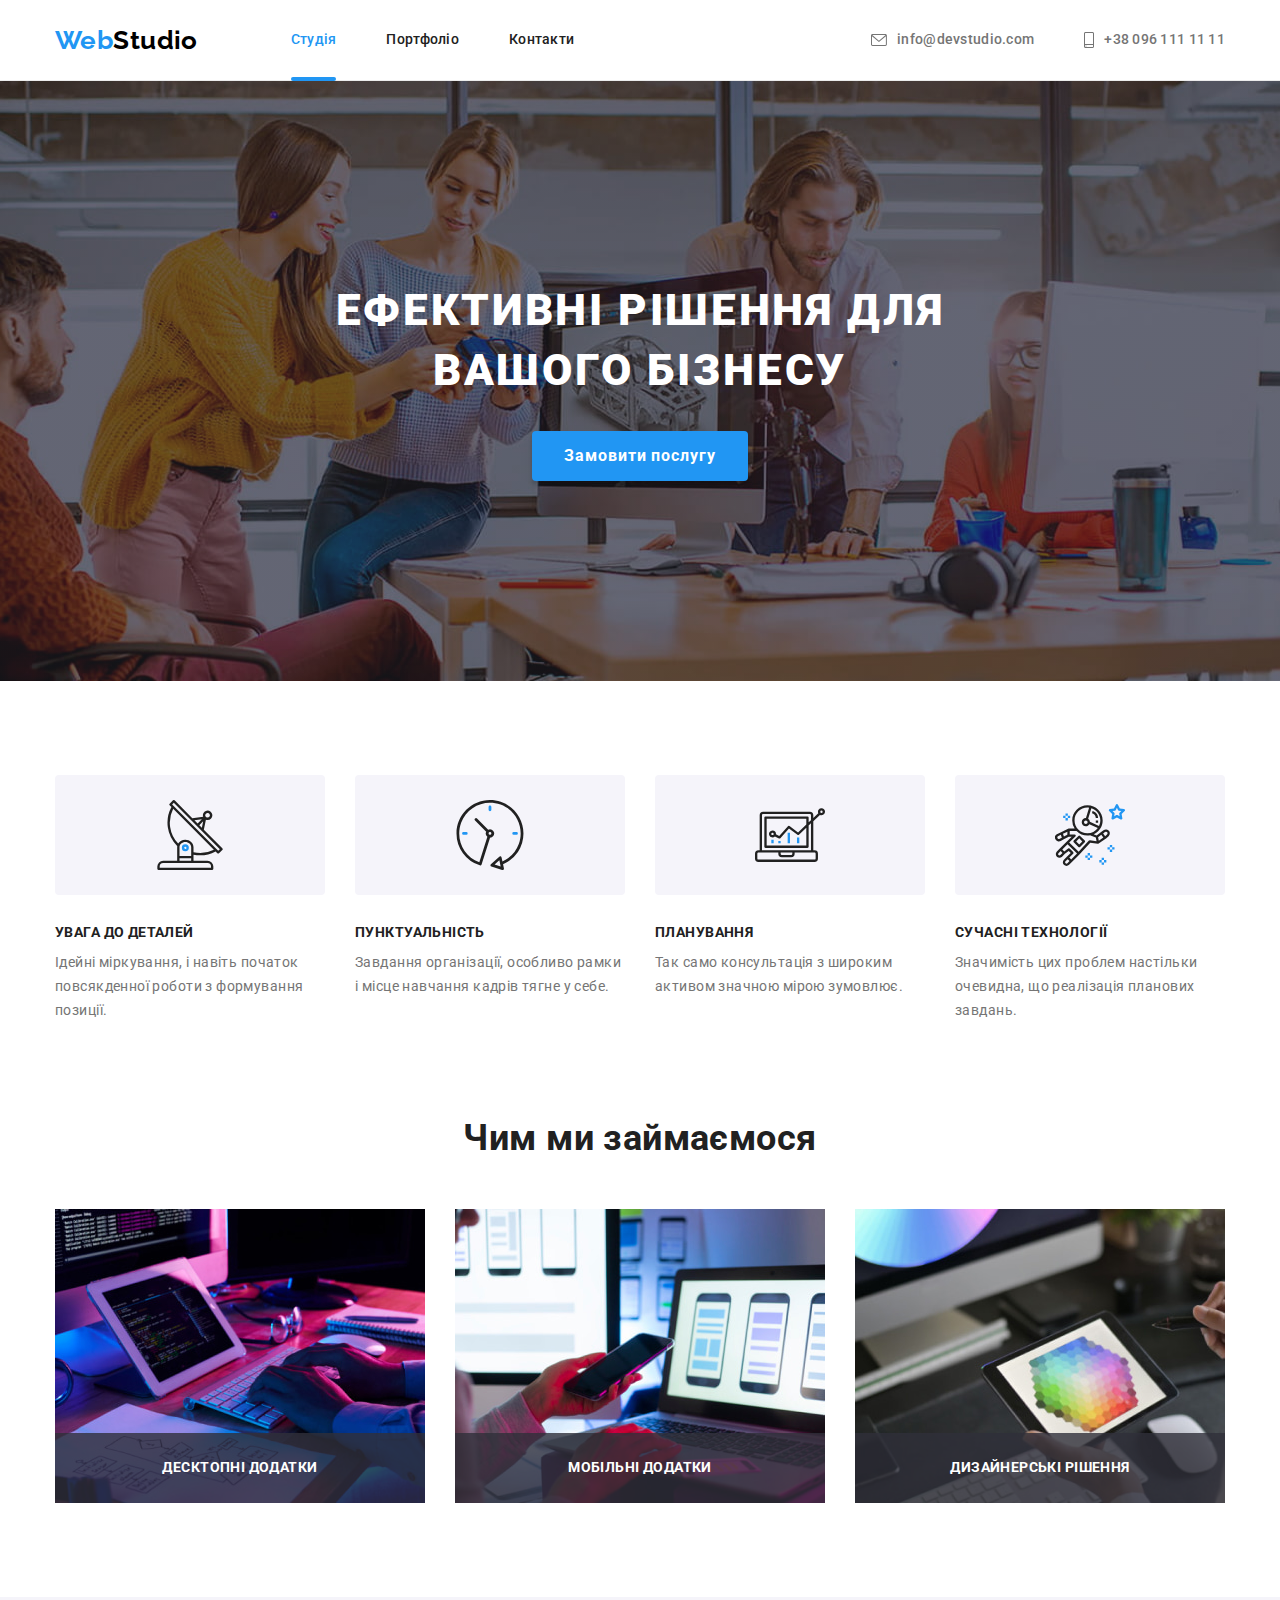
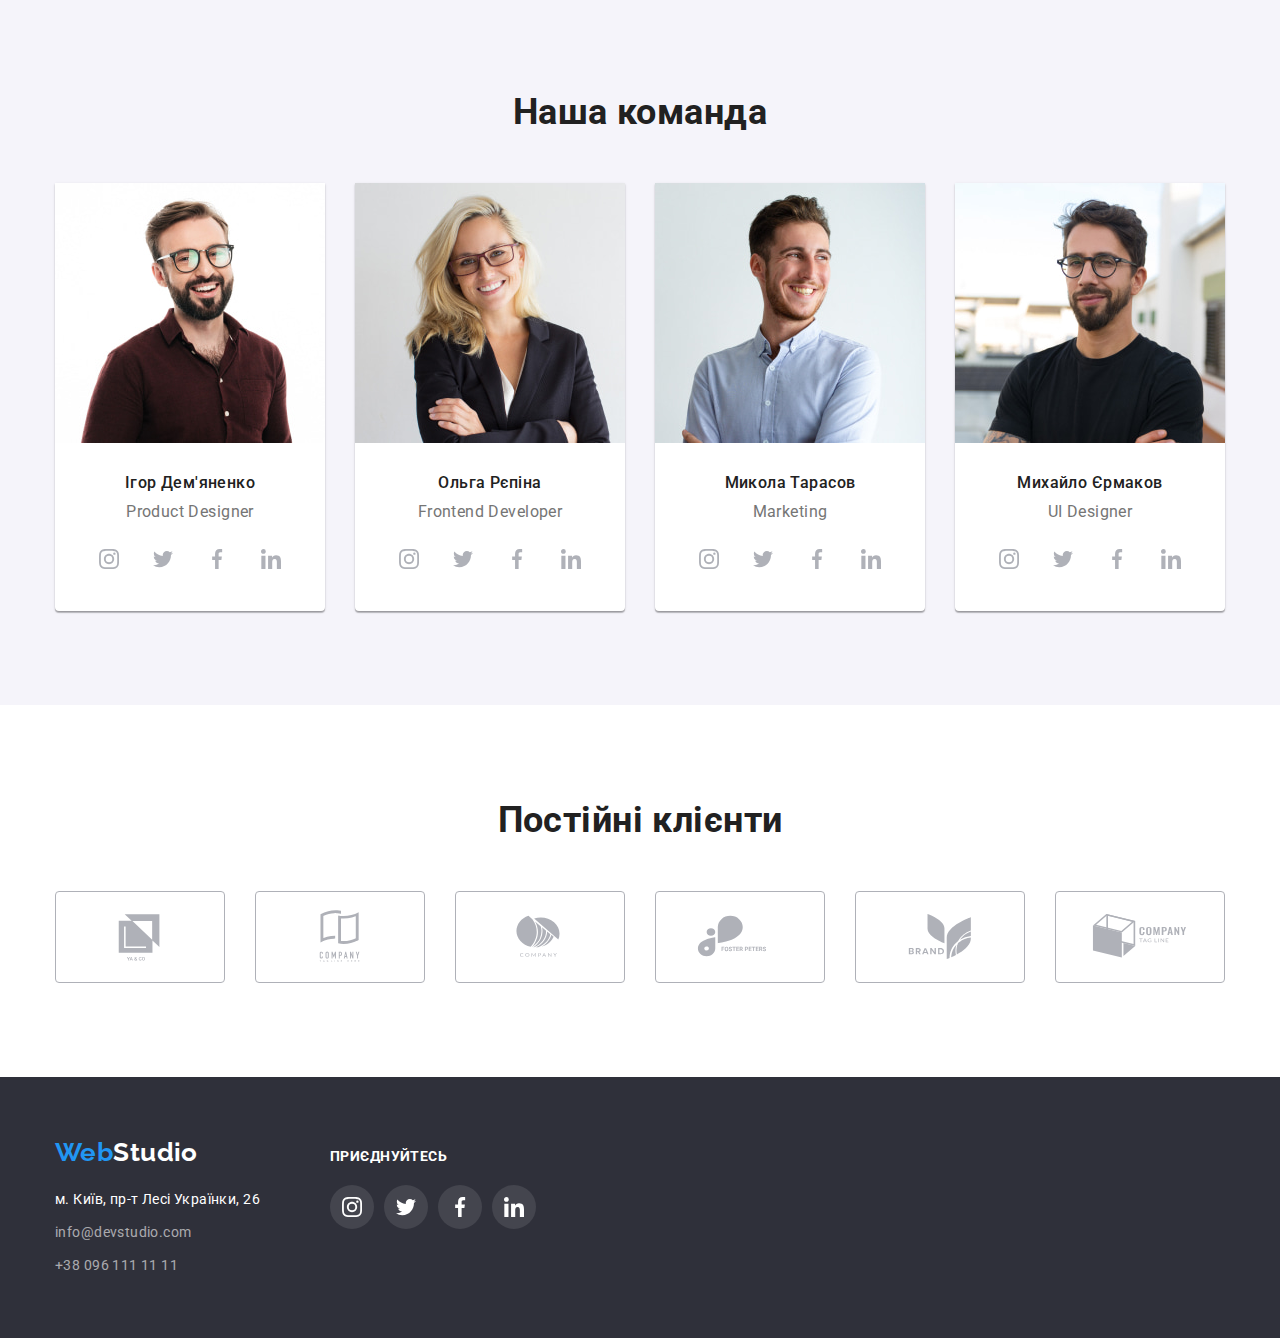
<file: index.html>
<!DOCTYPE html>
<html lang="uk">
  <head>
    <meta charset="UTF-8" />
    <meta name="viewport" content="width=device-width, initial-scale=1.0" />
    <title>WebStudio</title>
    <link rel="preconnect" href="https://fonts.googleapis.com" />
    <link rel="preconnect" href="https://fonts.gstatic.com" crossorigin />
    <link
      rel="stylesheet"
      href="https://fonts.googleapis.com/css2?family=Raleway:wght@700&family=Roboto:wght@400;500;700;900&display=swap"
    />
    <link
      rel="stylesheet"
      href="https://cdnjs.cloudflare.com/ajax/libs/modern-normalize/1.1.0/modern-normalize.min.css"
    />
    <link rel="stylesheet" href="./css/styles.css" />
  </head>
  <body>
    <header class="header">
      <div class="header-border">
        <div class="header-nav container">
          <nav class="main-nav">
            <a class="logo" href="./index.html" lang="en"><span class="accent">Web</span>Studio</a>

            <ul class="site-nav list">
              <li class="item"><a class="link current" href="./index.html">Студія</a></li>
              <li class="item"><a class="link" href="./portfolio.html">Портфоліо</a></li>
              <li class="item"><a class="link" href="">Контакти</a></li>
            </ul>
          </nav>

          <ul class="contacts-header list">
            <li class="item">
              <a class="contact" href="mailto:info@devstudio.com">
                <svg width="16" height="12">
                  <use href="./images/icons.svg#icon-envelope"></use>
                </svg>
                info@devstudio.com
              </a>
            </li>
            <li class="item">
              <a class="contact" href="tel:+380961111111">
                <svg width="10" height="16">
                  <use href="./images/icons.svg#icon-smartphone"></use>
                </svg>
                +38 096 111 11 11
              </a>
            </li>
          </ul>
        </div>
      </div>
    </header>

    <main>
      <section class="hero">
        <div class="container">
          <h1 class="hero-title">Ефективні рішення для вашого бізнесу</h1>
          <button class="button primary" type="button" data-modal-open>Замовити послугу</button>
        </div>
      </section>

      <section class="benefits section">
        <div class="container">
          <h2 class="visually-hidden">Чому ми?</h2>
          <ul class="benefits-list list">
            <li class="item">
              <span class="thumb">
                <svg width="70" height="70">
                  <use href="./images/icons.svg#icon-antenna"></use>
                </svg>
              </span>
              <h3 class="title">Увага до деталей</h3>
              <p class="text">
                Ідейні міркування, і навіть початок повсякденної роботи з формування позиції.
              </p>
            </li>
            <li class="item">
              <span class="thumb">
                <svg width="70" height="70">
                  <use href="./images/icons.svg#icon-clock"></use>
                </svg>
              </span>
              <h3 class="title">Пунктуальність</h3>
              <p class="text">
                Завдання організації, особливо рамки і місце навчання кадрів тягне у себе.
              </p>
            </li>
            <li class="item">
              <span class="thumb">
                <svg width="70" height="70">
                  <use href="./images/icons.svg#icon-diagram"></use>
                </svg>
              </span>
              <h3 class="title">Планування</h3>
              <p class="text">Так само консультація з широким активом значною мірою зумовлює.</p>
            </li>
            <li class="item">
              <span class="thumb">
                <svg width="70" height="70">
                  <use href="./images/icons.svg#icon-astronaut"></use>
                </svg>
              </span>
              <h3 class="title">Сучасні технології</h3>
              <p class="text">
                Значимість цих проблем настільки очевидна, що реалізація планових завдань.
              </p>
            </li>
          </ul>
        </div>
      </section>

      <section class="doings section">
        <div class="container">
          <h2 class="section-title">Чим ми займаємося</h2>
          <ul class="doings-list list">
            <li>
              <div class="card">
                <img
                  src="./images/work-1.jpg"
                  alt="Людина друкує текст з клавіатури
                на планшеті на робочому місці"
                  width="370"
                />
                <p class="text">Десктопні додатки</p>
              </div>
            </li>
            <li>
              <div class="card">
                <img
                  src="./images/work-2.jpg"
                  alt="Людина однією рукою тримає
                смартфон, іншу тримає на тачпаді ноутбука, поруч монітор"
                  width="370"
                />
                <p class="text">Мобільні додатки</p>
              </div>
            </li>
            <li>
              <div class="card">
                <img
                  src="./images/work-3.jpg"
                  alt="Людина трмає планшет, на фоні
                робоче місце: монітор, клавіатура, мишка"
                  width="370"
                />
                <p class="text">Дизайнерські рішення</p>
              </div>
            </li>
          </ul>
        </div>
      </section>

      <section class="team section">
        <div class="container">
          <h2 class="section-title">Наша команда</h2>
          <ul class="team-list list">
            <li class="team-card">
              <img src="./images/worker-1.jpg" alt="Чоловік в окулярах посміхається" width="270" />
              <h3 class="title">Ігор Дем'яненко</h3>
              <p class="text" lang="en">Product Designer</p>
              <ul class="socials-list list">
                <li>
                  <a class="socials-link" href="">
                    <svg width="20" height="20">
                      <use href="./images/icons.svg#icon-instagram"></use>
                    </svg>
                  </a>
                </li>
                <li>
                  <a class="socials-link" href="">
                    <svg width="20" height="20">
                      <use href="./images/icons.svg#icon-twitter"></use>
                    </svg>
                  </a>
                </li>
                <li>
                  <a class="socials-link" href="">
                    <svg width="20" height="20">
                      <use href="./images/icons.svg#icon-facebook"></use>
                    </svg>
                  </a>
                </li>
                <li>
                  <a class="socials-link" href="">
                    <svg width="20" height="20">
                      <use href="./images/icons.svg#icon-linkedin"></use>
                    </svg>
                  </a>
                </li>
              </ul>
            </li>
            <li class="team-card">
              <img src="./images/worker-2.jpg" alt="Жінка в окулярах посміхається" width="270" />
              <h3 class="title">Ольга Рєпіна</h3>
              <p class="text" lang="en">Frontend Developer</p>
              <ul class="socials-list list">
                <li>
                  <a class="socials-link" href="">
                    <svg width="20" height="20">
                      <use href="./images/icons.svg#icon-instagram"></use>
                    </svg>
                  </a>
                </li>
                <li>
                  <a class="socials-link" href="">
                    <svg width="20" height="20">
                      <use href="./images/icons.svg#icon-twitter"></use>
                    </svg>
                  </a>
                </li>
                <li>
                  <a class="socials-link" href="">
                    <svg width="20" height="20">
                      <use href="./images/icons.svg#icon-facebook"></use>
                    </svg>
                  </a>
                </li>
                <li>
                  <a class="socials-link" href="">
                    <svg width="20" height="20">
                      <use href="./images/icons.svg#icon-linkedin"></use>
                    </svg>
                  </a>
                </li>
              </ul>
            </li>
            <li class="team-card">
              <img src="./images/worker-3.jpg" alt="Чоловік посміхається" width="270" />
              <h3 class="title">Микола Тарасов</h3>
              <p class="text" lang="en">Marketing</p>
              <ul class="socials-list list">
                <li>
                  <a class="socials-link" href="">
                    <svg width="20" height="20">
                      <use href="./images/icons.svg#icon-instagram"></use>
                    </svg>
                  </a>
                </li>
                <li>
                  <a class="socials-link" href="">
                    <svg width="20" height="20">
                      <use href="./images/icons.svg#icon-twitter"></use>
                    </svg>
                  </a>
                </li>
                <li>
                  <a class="socials-link" href="">
                    <svg width="20" height="20">
                      <use href="./images/icons.svg#icon-facebook"></use>
                    </svg>
                  </a>
                </li>
                <li>
                  <a class="socials-link" href="">
                    <svg width="20" height="20">
                      <use href="./images/icons.svg#icon-linkedin"></use>
                    </svg>
                  </a>
                </li>
              </ul>
            </li>
            <li class="team-card">
              <img src="./images/worker-4.jpg" alt="Чоловік в окулярах посміхається" width="270" />
              <h3 class="title">Михайло Єрмаков</h3>
              <p class="text" lang="en">UI Designer</p>
              <ul class="socials-list list">
                <li>
                  <a class="socials-link" href="">
                    <svg width="20" height="20">
                      <use href="./images/icons.svg#icon-instagram"></use>
                    </svg>
                  </a>
                </li>
                <li>
                  <a class="socials-link" href="">
                    <svg width="20" height="20">
                      <use href="./images/icons.svg#icon-twitter"></use>
                    </svg>
                  </a>
                </li>
                <li>
                  <a class="socials-link" href="">
                    <svg width="20" height="20">
                      <use href="./images/icons.svg#icon-facebook"></use>
                    </svg>
                  </a>
                </li>
                <li>
                  <a class="socials-link" href="">
                    <svg width="20" height="20">
                      <use href="./images/icons.svg#icon-linkedin"></use>
                    </svg>
                  </a>
                </li>
              </ul>
            </li>
          </ul>
        </div>
      </section>

      <section class="clients section">
        <div class="container">
          <h2 class="section-title">Постійні клієнти</h2>
          <ul class="clients-list list">
            <li>
              <a class="clients-link" href="">
                <svg width="106" height="60">
                  <use href="./images/icons.svg#icon-logo-1"></use>
                </svg>
              </a>
            </li>
            <li>
              <a class="clients-link" href="">
                <svg width="106" height="60">
                  <use href="./images/icons.svg#icon-logo-2"></use>
                </svg>
              </a>
            </li>
            <li>
              <a class="clients-link" href="">
                <svg width="106" height="60">
                  <use href="./images/icons.svg#icon-logo-3"></use>
                </svg>
              </a>
            </li>
            <li>
              <a class="clients-link" href="">
                <svg width="106" height="60">
                  <use href="./images/icons.svg#icon-logo-4"></use>
                </svg>
              </a>
            </li>
            <li>
              <a class="clients-link" href="">
                <svg width="106" height="60">
                  <use href="./images/icons.svg#icon-logo-5"></use>
                </svg>
              </a>
            </li>
            <li>
              <a class="clients-link" href="">
                <svg width="106" height="60">
                  <use href="./images/icons.svg#icon-logo-6"></use>
                </svg>
              </a>
            </li>
          </ul>
        </div>
      </section>
    </main>

    <footer class="footer">
      <div class="container">
        <div class="footer-nav">
          <div>
            <a class="logo" href="./index.html" lang="en"><span class="accent">Web</span>Studio</a>

            <address class="contacts">
              <ul class="contacts-footer list">
                <li class="item">
                  <a
                    class="address"
                    href="https://goo.gl/maps/CPtrU1FHBa2aNyZL9"
                    target="_blank"
                    rel="noopener noreferrer nofollow"
                    >м. Київ, пр-т Лесі Українки, 26</a
                  >
                </li>
                <li class="item">
                  <a class="contact" href="mailto:info@devstudio.com">info@devstudio.com</a>
                </li>
                <li class="item">
                  <a class="contact" href="tel:+380961111111">+38 096 111 11 11</a>
                </li>
              </ul>
            </address>
          </div>
          <div>
            <span class="join">Приєднуйтесь</span>
            <ul class="socials-list list">
              <li>
                <a class="socials-link" href="">
                  <svg width="20" height="20">
                    <use href="./images/icons.svg#icon-instagram"></use>
                  </svg>
                </a>
              </li>
              <li>
                <a class="socials-link" href="">
                  <svg width="20" height="20">
                    <use href="./images/icons.svg#icon-twitter"></use>
                  </svg>
                </a>
              </li>
              <li>
                <a class="socials-link" href="">
                  <svg width="20" height="20">
                    <use href="./images/icons.svg#icon-facebook"></use>
                  </svg>
                </a>
              </li>
              <li>
                <a class="socials-link" href="">
                  <svg width="20" height="20">
                    <use href="./images/icons.svg#icon-linkedin"></use>
                  </svg>
                </a>
              </li>
            </ul>
          </div>
        </div>
      </div>
    </footer>

    <div class="backdrop is-hidden" data-modal>
      <div class="modal">
        <button class="close-button" type="button" data-modal-close>
          <svg width="18" height="18">
            <use href="./images/icons.svg#icon-close-18"></use>
          </svg>
        </button>
      </div>
    </div>

    <script src="./js/modal.js"></script>
  </body>
</html>
</file>
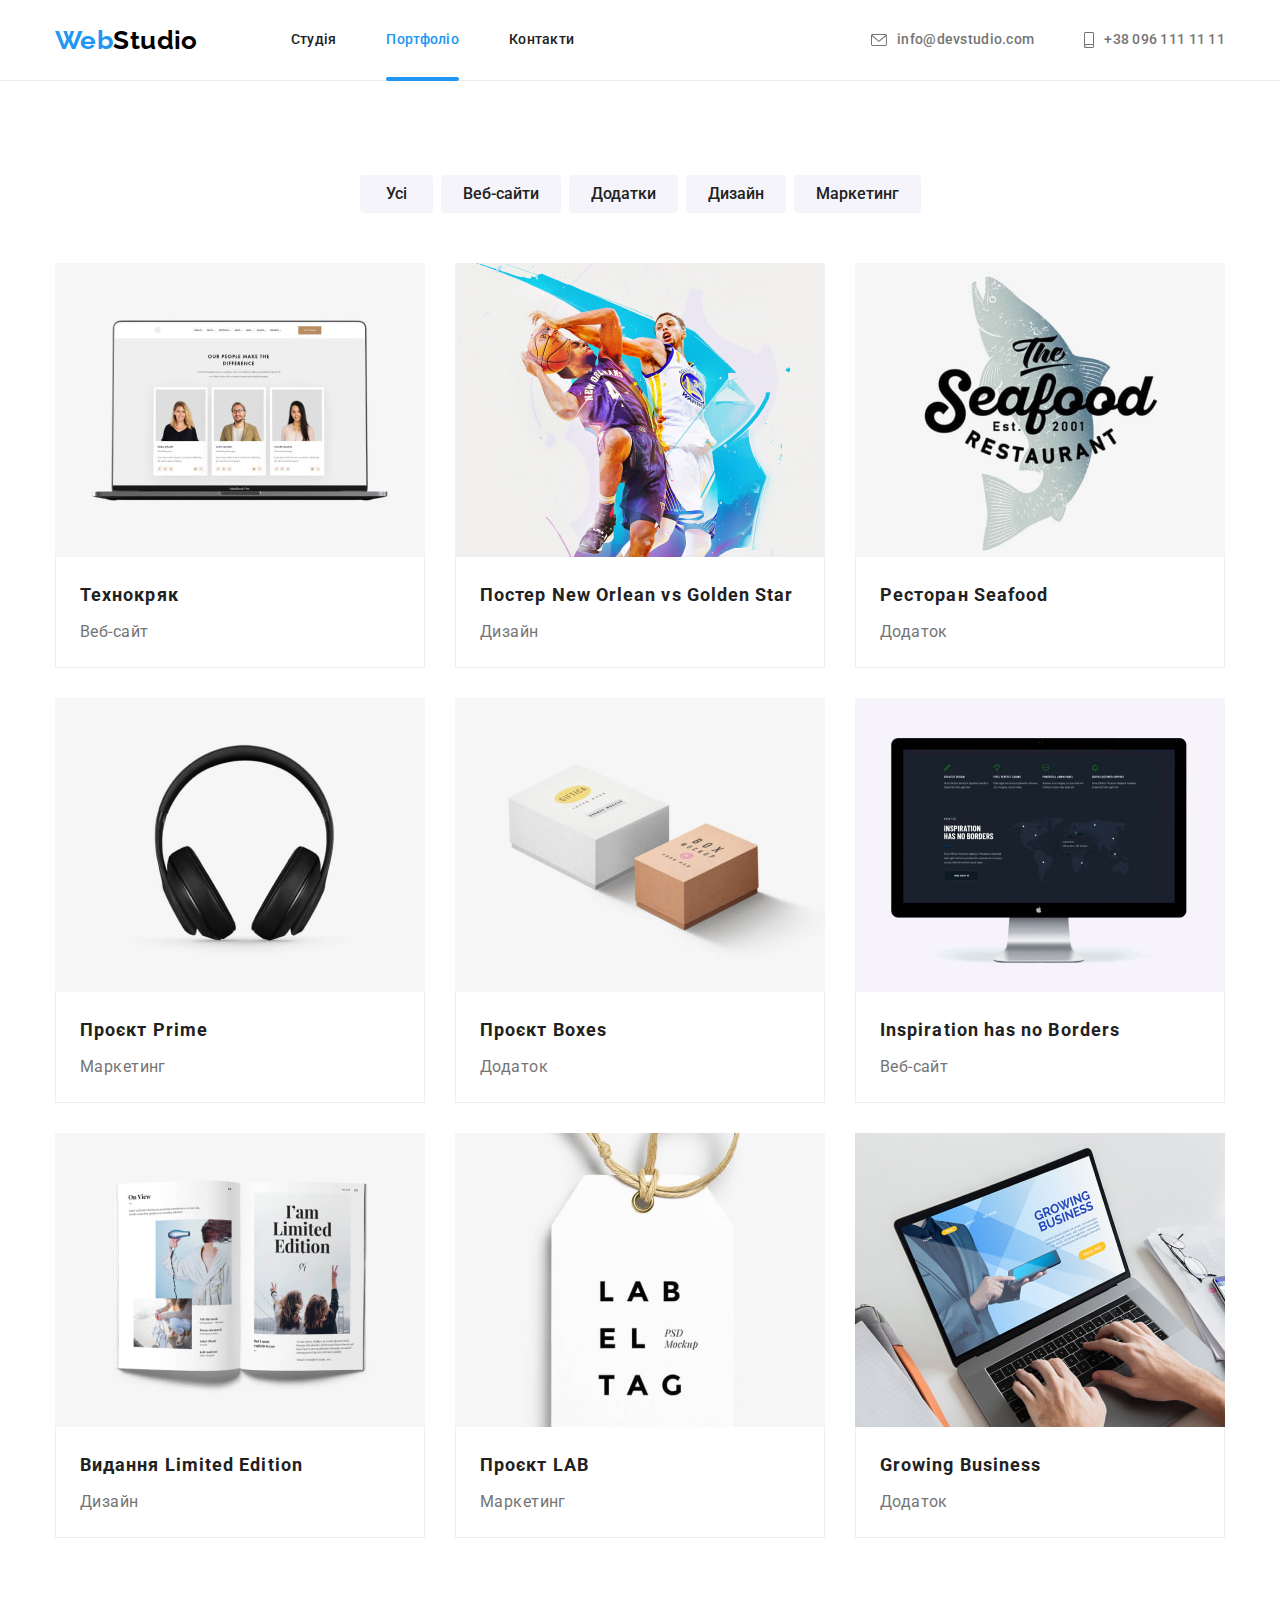
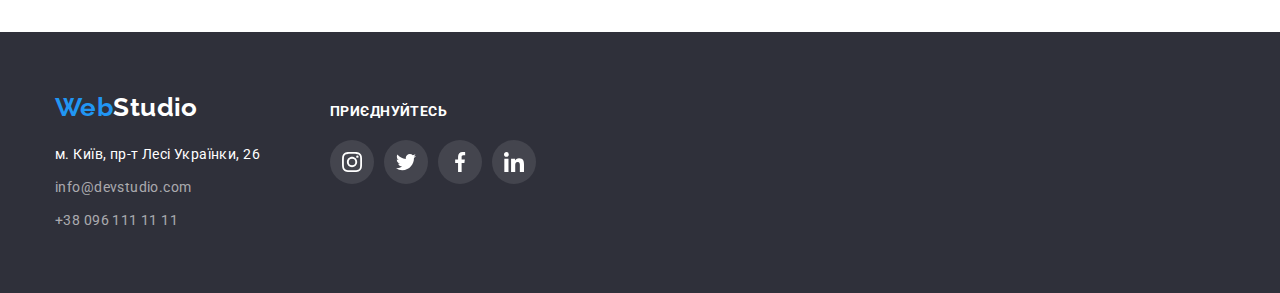
<file: portfolio.html>
<!DOCTYPE html>
<html lang="uk">
  <head>
    <meta charset="UTF-8" />
    <meta name="viewport" content="width=device-width, initial-scale=1.0" />
    <title>Портфоліо WebStudio</title>
    <link rel="preconnect" href="https://fonts.googleapis.com" />
    <link rel="preconnect" href="https://fonts.gstatic.com" crossorigin />
    <link
      rel="stylesheet"
      href="https://fonts.googleapis.com/css2?family=Raleway:wght@700&family=Roboto:wght@400;500;700;900&display=swap"
    />
    <link
      rel="stylesheet"
      href="https://cdnjs.cloudflare.com/ajax/libs/modern-normalize/1.1.0/modern-normalize.min.css"
    />
    <link rel="stylesheet" href="./css/styles.css" />
  </head>
  <body>
    <header class="header">
      <div class="header-border">
        <div class="header-nav container">
          <nav class="main-nav">
            <a class="logo" href="./index.html" lang="en"><span class="accent">Web</span>Studio</a>

            <ul class="site-nav list">
              <li class="item"><a class="link" href="./index.html">Студія</a></li>
              <li class="item"><a class="link current" href="./portfolio.html">Портфоліо</a></li>
              <li class="item"><a class="link" href="">Контакти</a></li>
            </ul>
          </nav>

          <ul class="contacts-header list">
            <li class="item">
              <a class="contact" href="mailto:info@devstudio.com">
                <svg width="16" height="12">
                  <use href="./images/icons.svg#icon-envelope"></use>
                </svg>
                info@devstudio.com
              </a>
            </li>
            <li class="item">
              <a class="contact" href="tel:+380961111111">
                <svg width="10" height="16">
                  <use href="./images/icons.svg#icon-smartphone"></use>
                </svg>
                +38 096 111 11 11
              </a>
            </li>
          </ul>
        </div>
      </div>
    </header>

    <main>
      <section class="portfolio section">
        <div class="container">
          <h1 class="visually-hidden">Портфоліо</h1>

          <ul class="filters list">
            <li class="item"><button class="button secondary" type="button">Усі</button></li>
            <li class="item"><button class="button secondary" type="button">Веб-сайти</button></li>
            <li class="item"><button class="button secondary" type="button">Додатки</button></li>
            <li class="item"><button class="button secondary" type="button">Дизайн</button></li>
            <li class="item"><button class="button secondary" type="button">Маркетинг</button></li>
          </ul>

          <ul class="portfolio-list list">
            <li class="portfolio-card">
              <a class="link" href="">
                <div class="thumb">
                  <img
                    src="./images/project-1.jpg"
                    alt="Ноутбук з зображеннямм сайту"
                    width="370"
                  />
                  <p class="thumb-descr">
                    Ресурс пропонує комплексні пропозиції з різним рівнем функціоналу та сервісів.
                    Все це дозволить відвідувачу отримати вичерпні відомості про компанію чи
                    приватну особу.
                  </p>
                </div>
                <div class="content">
                  <h2 class="title">Технокряк</h2>
                  <p class="text">Веб-сайт</p>
                </div>
              </a>
            </li>
            <li class="portfolio-card">
              <a class="link" href="">
                <div class="thumb">
                  <img src="./images/project-2.jpg" alt="Два баскетболісти з м'ячем" width="370" />
                  <p class="thumb-descr">
                    Ресурс пропонує комплексні пропозиції з різним рівнем функціоналу та сервісів.
                    Все це дозволить відвідувачу отримати вичерпні відомості про компанію чи
                    приватну особу.
                  </p>
                </div>
                <div class="content">
                  <h2 class="title">Постер <span lang="en">New Orlean vs Golden Star</span></h2>
                  <p class="text">Дизайн</p>
                </div>
              </a>
            </li>
            <li class="portfolio-card">
              <a class="link" href="">
                <div class="thumb">
                  <img
                    src="./images/project-3.jpg"
                    alt="Логотип ресторану морської їжі"
                    width="370"
                  />
                  <p class="thumb-descr">
                    Ресурс пропонує комплексні пропозиції з різним рівнем функціоналу та сервісів.
                    Все це дозволить відвідувачу отримати вичерпні відомості про компанію чи
                    приватну особу.
                  </p>
                </div>
                <div class="content">
                  <h2 class="title">Ресторан <span lang="en">Seafood</span></h2>
                  <p class="text">Додаток</p>
                </div>
              </a>
            </li>
            <li class="portfolio-card">
              <a class="link" href="">
                <div class="thumb">
                  <img src="./images/project-4.jpg" alt="Повнорозмірні навушники" width="370" />
                  <p class="thumb-descr">
                    Ресурс пропонує комплексні пропозиції з різним рівнем функціоналу та сервісів.
                    Все це дозволить відвідувачу отримати вичерпні відомості про компанію чи
                    приватну особу.
                  </p>
                </div>
                <div class="content">
                  <h2 class="title">Проєкт <span lang="en">Prime</span></h2>
                  <p class="text">Маркетинг</p>
                </div>
              </a>
            </li>
            <li class="portfolio-card">
              <a class="link" href="">
                <div class="thumb">
                  <img src="./images/project-5.jpg" alt="Дві коробочки" width="370" />
                  <p class="thumb-descr">
                    Ресурс пропонує комплексні пропозиції з різним рівнем функціоналу та сервісів.
                    Все це дозволить відвідувачу отримати вичерпні відомості про компанію чи
                    приватну особу.
                  </p>
                </div>
                <div class="content">
                  <h2 class="title">Проєкт <span lang="en">Boxes</span></h2>
                  <p class="text">Додаток</p>
                </div>
              </a>
            </li>
            <li class="portfolio-card">
              <a class="link" href="">
                <div class="thumb">
                  <img src="./images/project-6.jpg" alt="Монітор з зобаженням сайту" width="370" />
                  <p class="thumb-descr">
                    Ресурс пропонує комплексні пропозиції з різним рівнем функціоналу та сервісів.
                    Все це дозволить відвідувачу отримати вичерпні відомості про компанію чи
                    приватну особу.
                  </p>
                </div>
                <div class="content">
                  <h2 class="title" lang="en">Inspiration has no Borders</h2>
                  <p class="text">Веб-сайт</p>
                </div>
              </a>
            </li>
            <li class="portfolio-card">
              <a class="link" href="">
                <div class="thumb">
                  <img src="./images/project-7.jpg" alt="Відкритий журнал" width="370" />
                  <p class="thumb-descr">
                    Ресурс пропонує комплексні пропозиції з різним рівнем функціоналу та сервісів.
                    Все це дозволить відвідувачу отримати вичерпні відомості про компанію чи
                    приватну особу.
                  </p>
                </div>
                <div class="content">
                  <h2 class="title">Видання <span lang="en">Limited Edition</span></h2>
                  <p class="text">Дизайн</p>
                </div>
              </a>
            </li>
            <li class="portfolio-card">
              <a class="link" href="">
                <div class="thumb">
                  <img src="./images/project-8.jpg" alt="Тег на шнурці" width="370" />
                  <p class="thumb-descr">
                    Ресурс пропонує комплексні пропозиції з різним рівнем функціоналу та сервісів.
                    Все це дозволить відвідувачу отримати вичерпні відомості про компанію чи
                    приватну особу.
                  </p>
                </div>
                <div class="content">
                  <h2 class="title">Проєкт <span lang="en">LAB</span></h2>
                  <p class="text">Маркетинг</p>
                </div>
              </a>
            </li>
            <li class="portfolio-card">
              <a class="link" href="">
                <div class="thumb">
                  <img
                    src="./images/project-9.jpg"
                    alt="Ноутбук з руками на клавіатурі"
                    width="370"
                  />
                  <p class="thumb-descr">
                    Ресурс пропонує комплексні пропозиції з різним рівнем функціоналу та сервісів.
                    Все це дозволить відвідувачу отримати вичерпні відомості про компанію чи
                    приватну особу.
                  </p>
                </div>
                <div class="content">
                  <h2 class="title" lang="en">Growing Business</h2>
                  <p class="text">Додаток</p>
                </div>
              </a>
            </li>
          </ul>
        </div>
      </section>
    </main>

    <footer class="footer">
      <div class="container">
        <div class="footer-nav">
          <div>
            <a class="logo" href="./index.html" lang="en"><span class="accent">Web</span>Studio</a>

            <address class="contacts">
              <ul class="contacts-footer list">
                <li class="item">
                  <a
                    class="address"
                    href="https://goo.gl/maps/CPtrU1FHBa2aNyZL9"
                    target="_blank"
                    rel="noopener noreferrer nofollow"
                    >м. Київ, пр-т Лесі Українки, 26</a
                  >
                </li>
                <li class="item">
                  <a class="contact" href="mailto:info@devstudio.com">info@devstudio.com</a>
                </li>
                <li class="item">
                  <a class="contact" href="tel:+380961111111">+38 096 111 11 11</a>
                </li>
              </ul>
            </address>
          </div>
          <div>
            <span class="join">Приєднуйтесь</span>
            <ul class="socials-list list">
              <li>
                <a class="socials-link" href="">
                  <svg width="20" height="20">
                    <use href="./images/icons.svg#icon-instagram"></use>
                  </svg>
                </a>
              </li>
              <li>
                <a class="socials-link" href="">
                  <svg width="20" height="20">
                    <use href="./images/icons.svg#icon-twitter"></use>
                  </svg>
                </a>
              </li>
              <li>
                <a class="socials-link" href="">
                  <svg width="20" height="20">
                    <use href="./images/icons.svg#icon-facebook"></use>
                  </svg>
                </a>
              </li>
              <li>
                <a class="socials-link" href="">
                  <svg width="20" height="20">
                    <use href="./images/icons.svg#icon-linkedin"></use>
                  </svg>
                </a>
              </li>
            </ul>
          </div>
        </div>
      </div>
    </footer>
  </body>
</html>
</file>
<file: css/styles.css>
:root {
  --primary-text-color: #757575;
  --title-color: #212121;
  --accent-color: #2196f3;
  --accent-active-color: #188ce8;
  --white-color: #fff;
  --black-color: #000;
  --contacts-color: rgb(255 255 255 / 0.6);
  --header-border-color: #ececec;
  --portfolio-border-color: #eee;
  --icons-color: #afb1b8;
  --bg-overlay: rgb(47 48 58 / 0.4);
  --bg-doings-overlay: rgb(47 48 58 / 0.8);
  --bg-grey-color: #f5f4fa;
  --bg-darkgrey-color: #2f303a;
  --bg-socials-color: rgb(255 255 255 / 0.1);
  --bg-accent-color: rgb(33 150 243 / 0.9);
  --bg-backdrop: rgb(0 0 0 / 0.2);
  --close-border-color: rgb(0 0 0 / 0.1);

  --transition-time: 250ms;
  --cubic: cubic-bezier(0.4, 0, 0.2, 1);
}

/* general */

body {
  color: var(--primary-text-color);
  font-family: 'Roboto', '-apple-system', 'BlinkMacSystemFont', 'avenir next', 'avenir', 'segoe ui',
    'helvetica neue', 'helvetica', 'Cantarell', 'Ubuntu', 'noto', 'arial', sans-serif;
  font-weight: 400;
  font-size: 14px;
  letter-spacing: 0.03em;

  background-color: var(--white-color);
}

.container {
  max-width: 1200px;
  margin-left: auto;
  margin-right: auto;
  padding-left: 15px;
  padding-right: 15px;
}

.list {
  margin: 0;
  padding: 0;
  list-style: none;
}

p {
  margin: 0;
}

img {
  display: block;
  max-width: 100%;
}

.visually-hidden {
  position: absolute;
  white-space: nowrap;
  width: 1px;
  height: 1px;
  overflow: hidden;
  border: 0;
  padding: 0;
  clip: rect(0 0 0 0);
  clip-path: inset(50%);
  margin: -1px;
}

.logo {
  font-family: 'Raleway', '-apple-system', 'BlinkMacSystemFont', 'avenir next', 'avenir', 'segoe ui',
    'helvetica neue', 'helvetica', 'Cantarell', 'Ubuntu', 'roboto', 'noto', 'arial', sans-serif;
  font-weight: 700;
  font-size: 26px;
  line-height: 1.19;
  text-decoration: none;
}

.accent {
  color: var(--accent-color);
}

/* header */

.header-nav {
  display: flex;
  align-items: center;
}

.main-nav {
  display: flex;
  align-items: center;
}

.header .logo {
  margin-right: 93px;
  color: var(--black-color);
}

.site-nav {
  display: flex;
  align-items: center;
}

.site-nav .item:not(:last-child) {
  margin-right: 50px;
}

.site-nav .link {
  display: block;
  padding-top: 32px;
  padding-bottom: 32px;

  color: var(--title-color);
  font-weight: 500;
  line-height: 1.14;
  letter-spacing: 0.02em;
  text-decoration: none;

  transition: color var(--transition-time) var(--cubic);
}

.site-nav .link.current,
.site-nav .link:hover,
.site-nav .link:focus {
  color: var(--accent-color);
}

.link.current {
  position: relative;
}

.link.current::after {
  content: '';

  position: absolute;
  bottom: -1px;

  display: block;
  width: 100%;
  height: 4px;

  background-color: var(--accent-color);
  border-radius: 2px;
}

.contacts-header {
  display: flex;
  align-items: center;
  margin-left: auto;
}

.contacts-header .item:not(:last-child) {
  margin-right: 50px;
}

.header .contact {
  display: flex;
  align-items: center;
  gap: 10px;
  padding-top: 32px;
  padding-bottom: 32px;

  color: var(--primary-text-color);
  fill: var(--primary-text-color);
  font-weight: 500;
  line-height: 1.14;
  letter-spacing: 0.02em;
  text-decoration: none;

  transition: color var(--transition-time) var(--cubic), fill var(--transition-time) var(--cubic);
}

.header .contact:hover,
.header .contact:focus {
  color: var(--accent-color);
  fill: var(--accent-color);
}

.header-border {
  border-bottom: 1px solid var(--header-border-color);
}

/* footer */

.footer {
  padding-top: 60px;
  padding-bottom: 60px;

  background-color: var(--bg-darkgrey-color);
}

.footer-nav {
  display: flex;
  align-items: baseline;
  gap: 70px;
}

.footer .logo {
  display: block;
  margin-bottom: 20px;

  color: var(--white-color);
}

.contacts-footer .item:not(:last-child) {
  margin-bottom: 9px;
}

.address {
  color: var(--white-color);
  line-height: 1.71;
  font-style: normal;
  text-decoration: none;
}

.footer .contact {
  color: var(--contacts-color);
  line-height: 1.71;
  font-style: normal;
  text-decoration: none;

  transition: color var(--transition-time) var(--cubic);
}

.footer .contact:hover,
.footer .contact:focus {
  color: var(--accent-color);
}

.join {
  display: block;
  margin-bottom: 20px;

  color: var(--white-color);
  font-weight: 700;
  line-height: 1.14;
  text-transform: uppercase;
}

/* socials */

.socials-list {
  display: flex;
  justify-content: center;
  align-items: center;
  gap: 10px;
}

.socials-link {
  display: flex;
  justify-content: center;
  align-items: center;
  width: 44px;
  height: 44px;

  fill: var(--icons-color);
  background-color: var(--white-color);
  border-radius: 50%;

  transition: fill var(--transition-time) var(--cubic),
    background-color var(--transition-time) var(--cubic);
}

.footer .socials-link {
  fill: var(--white-color);
  background-color: var(--bg-socials-color);
}

.socials-link:hover,
.socials-link:focus {
  fill: var(--white-color);
  background-color: var(--accent-color);
}

/* main */

.section {
  padding-top: 94px;
  padding-bottom: 94px;
}

.section-title {
  margin-top: 0;
  margin-bottom: 50px;

  color: var(--title-color);
  font-weight: 700;
  font-size: 36px;
  line-height: 1.17;
  text-align: center;
}

/* hero */

.hero {
  padding-top: 200px;
  padding-bottom: 200px;

  text-align: center;

  background-color: var(--bg-darkgrey-color);
  background-image: linear-gradient(var(--bg-overlay), var(--bg-overlay)), url('../images/bg.jpg');
  background-repeat: no-repeat;
  background-position: center;
}

.hero-title {
  max-width: 696px;
  margin-top: 0;
  margin-bottom: 30px;
  margin-left: auto;
  margin-right: auto;

  color: var(--white-color);
  font-weight: 900;
  font-size: 44px;
  line-height: 1.36;
  letter-spacing: 0.06em;
  text-transform: uppercase;
}

/* benefits */

.benefits-list {
  display: flex;
}

.benefits-list .item:not(:last-child) {
  margin-right: 30px;
}

.benefits .thumb {
  display: flex;
  justify-content: center;
  align-items: center;
  width: 270px;
  height: 120px;
  margin-bottom: 30px;

  background-color: var(--bg-grey-color);
  border-radius: 4px;
}

.benefits .title {
  margin-top: 0;
  margin-bottom: 10px;

  color: var(--title-color);
  font-weight: 700;
  font-size: 14px;
  line-height: 1.14;
  text-transform: uppercase;
}

.benefits .text {
  line-height: 1.71;
}

/* doings */

.doings {
  padding-top: 0px;
}

.doings-list {
  display: flex;
  justify-content: space-between;
}

.doings .card {
  position: relative;
}

.doings .text {
  position: absolute;
  bottom: 0;

  width: 100%;
  padding-top: 27px;
  padding-bottom: 27px;

  color: var(--white-color);
  font-weight: 700;
  line-height: 1.14;
  text-align: center;
  text-transform: uppercase;

  background: var(--bg-doings-overlay);
}

/* team */

.team {
  text-align: center;

  background-color: var(--bg-grey-color);
}

.team-list {
  display: flex;
}

.team-list .team-card:not(:last-child) {
  margin-right: 30px;
}

.team-card {
  padding-bottom: 30px;

  background-color: var(--white-color);
  border-radius: 0px 0px 4px 4px;
  box-shadow: 0px 1px 3px rgb(0 0 0 / 0.12), 0px 1px 1px rgb(0 0 0 / 0.14),
    0px 2px 1px rgb(0 0 0 / 0.2);
}

.team .title {
  margin-top: 30px;
  margin-bottom: 10px;

  color: var(--title-color);
  font-weight: 500;
  font-size: 16px;
  line-height: 1.19;
}

.team .text {
  margin-bottom: 16px;

  font-size: 16px;
  line-height: 1.19;
}

/* clients */

.clients-list {
  display: flex;
  justify-content: center;
  align-items: center;
  gap: 30px;
}

.clients-link {
  display: flex;
  justify-content: center;
  align-items: center;
  width: 170px;
  height: 92px;

  fill: var(--icons-color);
  border: 1px solid var(--icons-color);
  border-radius: 4px;

  transition: fill var(--transition-time) var(--cubic),
    border-color var(--transition-time) var(--cubic);
}

.clients-link:hover,
.clients-link:focus {
  fill: var(--accent-color);
  border-color: var(--accent-color);
}

/* porfolio */

.filters {
  display: flex;
  justify-content: center;
  margin-bottom: 50px;
}

.filters .item:not(:last-child) {
  margin-right: 8px;
}

.portfolio-list {
  display: flex;
  flex-wrap: wrap;
  gap: 30px;
}

.portfolio-card {
  flex-basis: calc((100% - 60px) / 3);
}

.portfolio-card .link {
  display: block;

  color: inherit;
  text-decoration: none;

  transition: box-shadow var(--transition-time) var(--cubic);
}

.portfolio-card .link:hover,
.portfolio-card .link:focus {
  box-shadow: 0px 1px 1px rgb(0 0 0 / 0.12), 0px 4px 4px rgb(0 0 0 / 0.06),
    1px 4px 6px rgb(0 0 0 / 0.16);
}

.portfolio-card .thumb {
  position: relative;
  overflow: hidden;
}

.portfolio-card .thumb-descr {
  position: absolute;
  top: 0;
  bottom: 0;

  padding: 63px 24px;

  color: var(--white-color);
  font-size: 18px;
  line-height: 1.56;

  background-color: var(--bg-accent-color);

  transform: translateY(100%);
  transition: transform var(--transition-time) var(--cubic);
}

.portfolio-card .link:hover .thumb-descr,
.portfolio-card .link:focus .thumb-descr {
  transform: translateY(0);
}

.portfolio-card .content {
  padding: 20px 24px;

  border: 1px solid var(--portfolio-border-color);
  border-top: 0;
}

.portfolio-card .title {
  margin-top: 0;
  margin-bottom: 4px;

  color: var(--title-color);
  font-weight: 700;
  font-size: 18px;
  line-height: 2;
  letter-spacing: 0.06em;
}

.portfolio-card .text {
  font-size: 16px;
  line-height: 1.88;
}

/* buttons */

.button {
  cursor: pointer;
  border: 0;
  border-radius: 4px;
}

.button.primary {
  padding: 10px 32px;

  color: var(--white-color);
  font-weight: 700;
  font-size: 16px;
  line-height: 1.88;
  letter-spacing: 0.06em;

  background-color: var(--accent-color);
  box-shadow: 0px 4px 4px rgb(0 0 0 / 0.15);
  transition: background-color var(--transition-time) var(--cubic);
}

.button.primary:hover,
.button.primary:focus,
.button.primary:active {
  background-color: var(--accent-active-color);
}

.button.secondary {
  min-width: 73px;
  padding: 6px 22px;

  color: var(--title-color);
  font-weight: 500;
  font-size: 16px;
  line-height: 1.63;

  background-color: var(--bg-grey-color);
  transition: color var(--transition-time) var(--cubic),
    background-color var(--transition-time) var(--cubic),
    box-shadow var(--transition-time) var(--cubic);
}

.button.secondary:hover,
.button.secondary:focus,
.button.secondary:active {
  color: var(--white-color);

  background-color: var(--accent-color);
  box-shadow: 0px 3px 1px rgb(0 0 0 / 0.1), 0px 1px 2px rgb(0 0 0 / 0.08),
    0px 2px 2px rgb(0 0 0/ 0.12);
}

.close-button {
  position: absolute;
  top: 8px;
  right: 8px;

  display: flex;
  justify-content: center;
  align-items: center;
  width: 30px;
  height: 30px;

  fill: var(--black-color);

  cursor: pointer;
  background-color: var(--white-color);
  border: 1px solid var(--close-border-color);
  border-radius: 50%;

  transition: background-color var(--transition-time) var(--cubic);
}

.close-button:hover,
.close-button:focus {
  background-color: var(--close-border-color);
}

/* Modal */

.backdrop {
  position: fixed;
  left: 0;
  top: 0;
  width: 100%;
  height: 100%;

  background-color: var(--bg-backdrop);
  transition: opacity var(--transition-time) var(--cubic);
}

.backdrop.is-hidden {
  visibility: hidden;
  opacity: 0;
  pointer-events: none;
}

.modal {
  position: absolute;
  left: 50%;
  top: 50%;
  transform: translate(-50%, -50%) scale(1);

  width: 528px;
  height: 581px;

  background-color: var(--white-color);
  border-radius: 4px;
  box-shadow: 0px 1px 3px rgb(0 0 0 / 0.12), 0px 1px 1px rgb(0 0 0 / 0.14),
    0px 2px 1px rgb(0 0 0 / 0.2);

  transition: transform var(--transition-time) var(--cubic),
    opacity var(--transition-time) var(--cubic);
}

.backdrop.is-hidden .modal {
  transform: translate(-50%, -50%) scale(0.8);
  opacity: 0;
}
</file>
